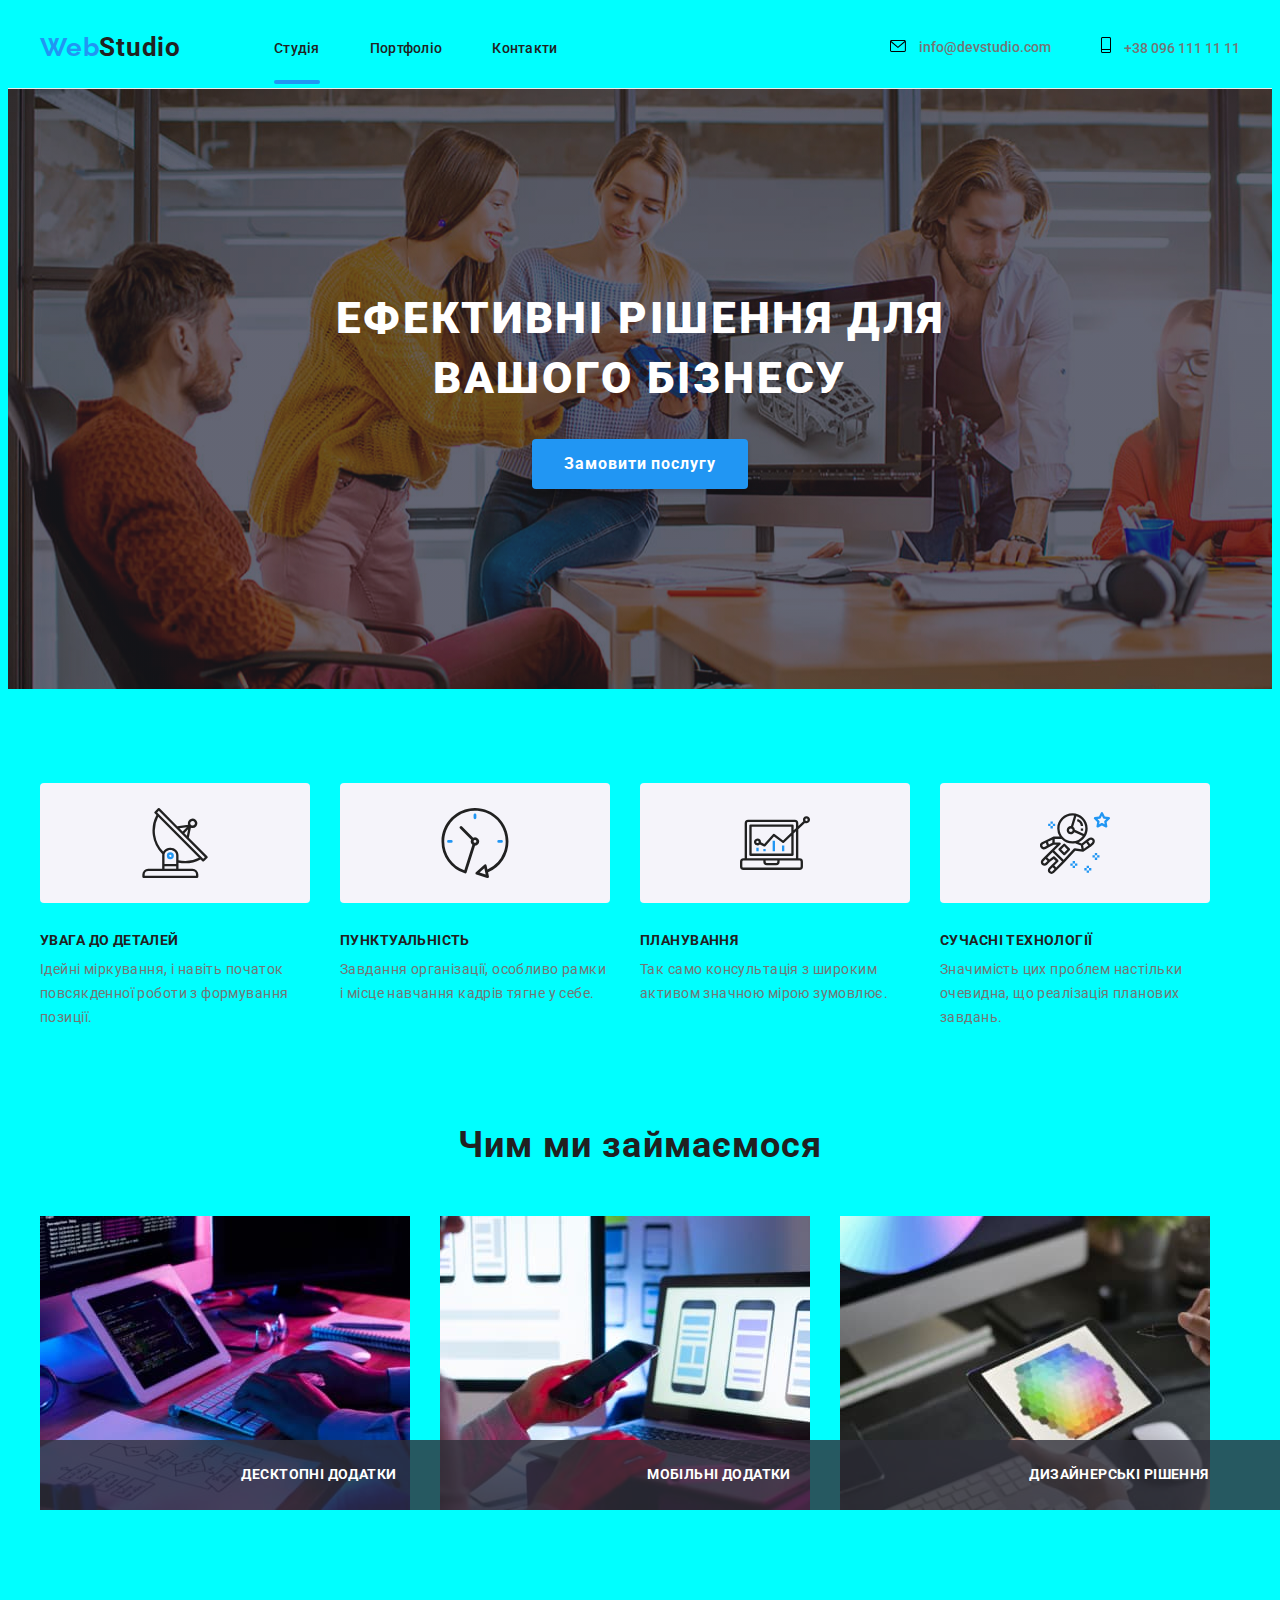
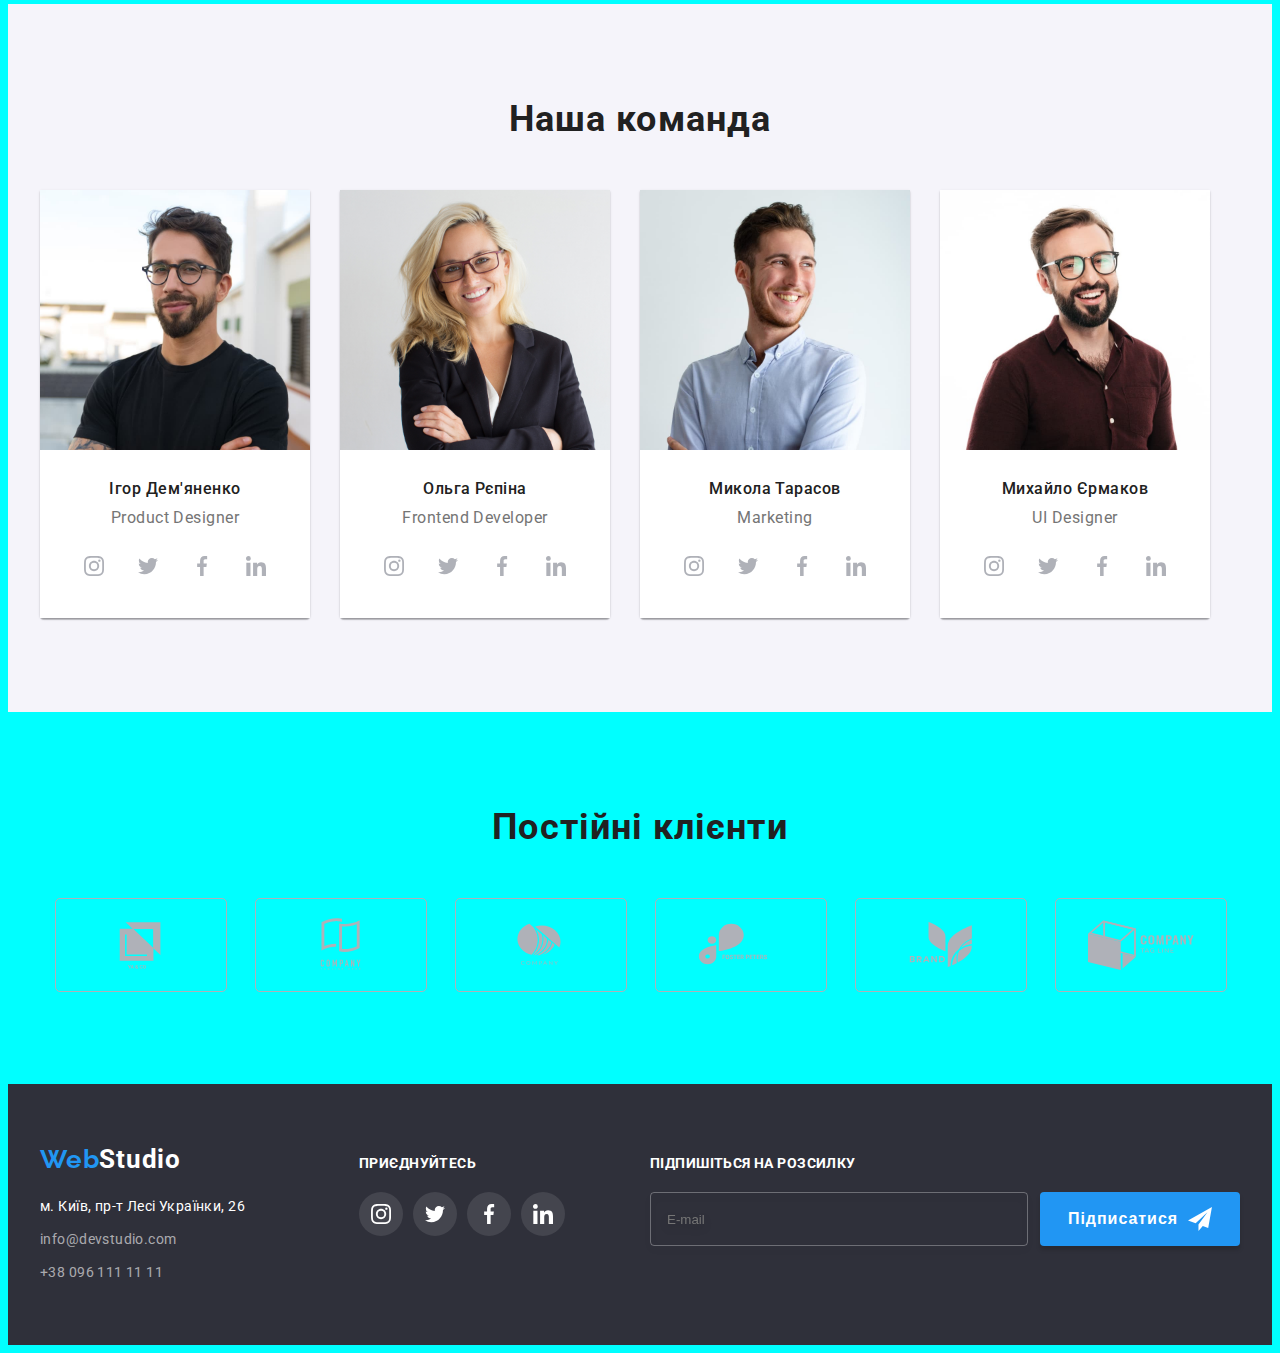
<file: index.html>
<!DOCTYPE html>
<html lang="uk">
<head>
    <meta charset="UTF-8">
    <meta http-equiv="X-UA-Compatible" content="IE=edge">
    <meta name="viewport" content="width=device-width, initial-scale=1.0">
    <title>Студія</title>
    <link rel="preconnect" href="https://fonts.googleapis.com">
    <link rel="preconnect" href="https://fonts.gstatic.com" crossorigin>
    <link href="https://fonts.googleapis.com/css2?family=Raleway:wght@700&family=Roboto:wght@400;500;700;900&display=swap" rel="stylesheet">
    <link rel="stylesheet" href="https://cdnjs.cloudflare.com/ajax/libs/modern-normalize/1.1.0/modern-normalize.min.css" integrity="sha512-wpPYUAdjBVSE4KJnH1VR1HeZfpl1ub8YT/NKx4PuQ5NmX2tKuGu6U/JRp5y+Y8XG2tV+wKQpNHVUX03MfMFn9Q==" crossorigin="anonymous" referrerpolicy="no-referrer" />
    <link rel="stylesheet" href="./css/styles.css">
    <link rel="stylesheet" href="./css/main.min.css">
</head>


    <body>
        <!--site header-->
        <header class="header ">
            <div class="container header-container">
                <a href="" class="logo link"> <span class="logo-web">Web</span>Studio</a>
            
            <nav class="navigation">
                <ul class="list header-list">
                    <li><a class="nav-item current link" href="">Студія</a></li>
                    <li><a class="nav-item  link" href="./portfolio.html">Портфоліо</a></li>
                    <li><a class="nav-item  link" href="">Контакти</a><li>             
                </ul>
            </nav>
    
                <ul class="list header-list">  
                    <li> <a class="contact-item link"  href="mailto:info@devstudio.com"> <svg class="header-icon" width="16" height="12">
                        <use href="./images/icons.svg#icon-envelope"> </use>
                    </svg> info@devstudio.com</a></li>
                    <li> <a class="contact-item link tel-number" href="tel:+380961111111"> <svg class="header-icon" width="10" height="16">
                        <use href="./images/icons.svg#icon-phone"> </use>
                    </svg> +38 096 111 11 11</a></li>
                </ul>
            </div>           
        </header>
    
        <main>
            <section class="hero">
            <div class="container">
                <h1 class="hero-title">Ефективні рішення для вашого бізнесу</h1>
                <button class="hero-btn" type="button" data-modal-open>Замовити послугу</button>
            </div>
            </section>
    
    
        <!-- Переваги -->
    
        <section class="section">
            <div class="container benefits">
            <h2 class="advantage">Переваги</h2>
            <ul class="list benefits-list">
                <li class="benefits-list-item ">
                    <div class="benefits-icon">
                        <svg width="70" height="70">
                            <use href="./images/icons.svg#icon-antenna-bn"> </use>
                        </svg>
                    </div>
                    <h3 class="benefits-item">УВАГА ДО ДЕТАЛЕЙ</h3>
                    <p class="benefits-text">Ідейні міркування, і навіть початок повсякденної роботи з формування позиції.</p>
                </li>
                <li class="benefits-list-item ">
                    <div class="benefits-icon">
                        <svg width="70" height="70">
                            <use href="./images/icons.svg#icon-clock-bn"> </use>
                        </svg>
                    </div>
                    <h3 class="benefits-item">ПУНКТУАЛЬНІСТЬ</h3>
                    <p class="benefits-text"> Завдання організації, особливо рамки і місце навчання кадрів тягне у себе.</p>
                </li>
                <li class="benefits-list-item ">
                    <div class="benefits-icon">
                        <svg width="70" height="70">
                            <use href="./images/icons.svg#icon-diagram-bn"> </use>
                        </svg>
                    </div>
                    <h3 class="benefits-item">ПЛАНУВАННЯ</h3>
                    <p class="benefits-text">Так само консультація з широким активом значною мірою зумовлює.</p>
                </li>
                <li class="benefits-list-item ">
                    <div class="benefits-icon">
                        <svg width="70" height="70">
                            <use href="./images/icons.svg#icon-astronaut-bn"> </use>
                        </svg>
                    </div>
                    <h3 class="benefits-item">СУЧАСНІ ТЕХНОЛОГІЇ</h3>
                    <p class="benefits-text">Значимість цих проблем настільки очевидна, що реалізація планових завдань.</p>
                </li>
            </ul>
        </div> 
        </section>  
    

    
        <section class="work-section section">
            <div class="container">
            <h2 class="title">Чим ми займаємося</h2>
            <ul class="list work-list">
                <li>  <div class="work-item-wrap">   <img src="./images/box.jpg"  alt="Чоловік пише код на планшеті" width="370" >
                    <p class="work-item">Десктопні додатки</p>
                </div></li>
                <li> <div class="work-item-wrap"> <img src="./images/img.jpg" alt="Жінка дивиться на зображення телефону" width="370" >
                <p class="work-item">Мобільні додатки</p> </div> </li>
                <li> <div class="work-item-wrap"> <img src="./images/imge.jpg" alt="Гамма кольорів на планшеті" width="370" >
                <p class="work-item">Дизайнерські рішення</p> </div></li>
            </ul>
        </div>
        </section>

    
        <!-- Команда -->
        <section class="team-section section">
            <div class="container">
            <h2 class="title team-title">Наша команда</h2>
            <ul class="list team-list">
                <li class="team-member">
                    <img src="./images/img1.jpg" alt="Ігор Дем'яненко" width="270" >
                    <div class="team-box">
                        <h3 class="member">Ігор Дем'яненко</h3>
                        <p class="member-position">Product Designer</p>
                        <ul class="team-soc-list">
                            <li class="team-soc-item"> <a class="team-soc-link link"  href="" target="_blank">
                                <svg width="20" height="20">
                                    <use href="./images/icons.svg#icon-instagram"> </use>
                                </svg>
                            </a></li>
                            <li class="team-soc-item"> <a class="team-soc-link link" href="" target="_blank"> <svg width="20" height="20">
                                <use href="./images/icons.svg#icon-twitter"> </use>
                            </svg></a></li>
                            <li class="team-soc-item"> <a class="team-soc-link link" href="" target="_blank"> <svg width="20" height="20">
                                <use href="./images/icons.svg#icon-facebook"> </use>
                            </svg></a></li>
                            <li class="team-soc-item"> <a class="team-soc-link link" href="" target="_blank"> <svg width="20" height="20">
                                <use href="./images/icons.svg#icon-linkedin"> </use>
                            </svg></a></li>
                        </ul>

                    </div>
                </li>
                <li class="team-member">
                    <img src="./images/img3.jpg" alt="Ольга Рєпіна" width="270" >
                    <div class="team-box">
                        <h3 class="member">Ольга Рєпіна</h3>
                        <p class="member-position">Frontend Developer</p>
                        <ul class="team-soc-list">
                            <li class="team-soc-item"> <a class="team-soc-link link"  href="" target="_blank">
                                <svg width="20" height="20">
                                    <use href="./images/icons.svg#icon-instagram"> </use>
                                </svg>
                            </a></li>
                            <li class="team-soc-item"> <a class="team-soc-link link" href="" target="_blank"> <svg width="20" height="20">
                                <use href="./images/icons.svg#icon-twitter"> </use>
                            </svg></a></li>
                            <li class="team-soc-item"> <a class="team-soc-link link" href="" target="_blank"> <svg width="20" height="20">
                                <use href="./images/icons.svg#icon-facebook"> </use>
                            </svg></a></li>
                            <li class="team-soc-item"> <a class="team-soc-link link" href="" target="_blank"> <svg width="20" height="20">
                                <use href="./images/icons.svg#icon-linkedin"> </use>
                            </svg></a></li>
                        </ul>
                    </div>
                </li>
                <li class="team-member">
                    <img src="./images/img2.jpg" alt="Микола Тарасов" width="270" >
                    <div class="team-box">
                        <h3 class="member">Микола Тарасов</h3>
                        <p class="member-position">Marketing</p>
                        <ul class="team-soc-list">
                            <li class="team-soc-item"> <a class="team-soc-link link"  href="" target="_blank">
                                <svg width="20" height="20">
                                    <use href="./images/icons.svg#icon-instagram"> </use>
                                </svg>
                            </a></li>
                            <li class="team-soc-item"> <a class="team-soc-link link" href="" target="_blank"> <svg width="20" height="20">
                                <use href="./images/icons.svg#icon-twitter"> </use>
                            </svg></a></li>
                            <li class="team-soc-item"> <a class="team-soc-link link" href="" target="_blank"> <svg width="20" height="20">
                                <use href="./images/icons.svg#icon-facebook"> </use>
                            </svg></a></li>
                            <li class="team-soc-item"> <a class="team-soc-link link" href="" target="_blank"> <svg width="20" height="20">
                                <use href="./images/icons.svg#icon-linkedin"> </use>
                            </svg></a></li>
                        </ul>
                    </div>
                </li>
                <li class="team-member">
                    <img src="./images/img4.jpg" alt="Михайло Єрмаков" width="270" >
                    <div class="team-box">
                        <h3 class="member">Михайло Єрмаков</h3>
                        <p class="member-position">UI Designer</p>
                        <ul class="team-soc-list">
                            <li class="team-soc-item"> <a class="team-soc-link link"  href="" target="_blank">
                                <svg width="20" height="20">
                                    <use href="./images/icons.svg#icon-instagram"> </use>
                                </svg>
                            </a></li>
                            <li class="team-soc-item"> <a class="team-soc-link link" href="" target="_blank"> <svg width="20" height="20">
                                <use href="./images/icons.svg#icon-twitter"> </use>
                            </svg></a></li>
                            <li class="team-soc-item"> <a class="team-soc-link link" href="" target="_blank"> <svg width="20" height="20">
                                <use href="./images/icons.svg#icon-facebook"> </use>
                            </svg></a></li>
                            <li class="team-soc-item"> <a class="team-soc-link link" href="" target="_blank"> <svg width="20" height="20">
                                <use href="./images/icons.svg#icon-linkedin"> </use>
                            </svg></a></li>
                        </ul>
                    </div>
                </li>
            </ul>
        </div>
        </section>

      <div class="container">
        <section class="section">
            <h2 class="title">Постійні клієнти</h2>
            <ul class="list clients-list">
                <li class="clients-item"> <a class="clients-link link"  href="" target="_blank">
                    <svg width="106" height="60">
                        <use href="./images/icons.svg#icon-ya-co"> </use>
                    </svg>
                </a></li>
                <li class="clients-item"> <a class="clients-link link"  href="" target="_blank">
                    <svg width="106" height="60">
                        <use href="./images/icons.svg#icon-tagline-here"> </use>
                    </svg>
                </a></li>
                <li class="clients-item"> <a class="clients-link link"  href="" target="_blank">
                    <svg width="106" height="60">
                        <use href="./images/icons.svg#icon-company"> </use>
                    </svg>
                </a></li>
                <li class="clients-item"> <a class="clients-link link"  href="" target="_blank">
                    <svg width="106" height="60">
                        <use href="./images/icons.svg#icon-foster-peters"> </use>
                    </svg>
                </a></li>
                <li class="clients-item"> <a class="clients-link link"  href="" target="_blank">
                    <svg width="106" height="60">
                        <use href="./images/icons.svg#icon-brand"> </use>
                    </svg>
                </a></li>
                <li class="clients-item"> <a class="clients-link link"  href="" target="_blank">
                    <svg width="106" height="60">
                        <use href="./images/icons.svg#icon-co-tagline"> </use>
                    </svg>
                </a></li>
            </ul>
        </section>
      </div>
    
        </main>
    
        <!-- Футер -->
    
        <footer class="footer ">
            <div class="container container-footer">
         <div class="">
                <a href="" class="logo logo-foot link"><span class="logo-web" >Web</span>Studio</a>
            
            <address>
                <ul > 
               <li>
                    <a class="address link" href="https://goo.gl/maps/mYLKabc9VfuuvGvg8" target="_blank">м. Київ, пр-т Лесі Українки, 26</a> 
                </li>
                <li>
                    <a class="contact link" href="mailto:info@devstudio.com">info@devstudio.com</a>
                </li>
                <li> 
                    <a class="contact contact-last link" href="tel:+380961111111">+38 096 111 11 11</a>
                </li>
            </ul>
        </address>
        </div>
        <div class="footer-soc-wrap">
            <p class="footer-text"> ПРИЄДНУЙТЕСЬ </p>
            <ul class="list footer-soc-list">
                <li class="footer-soc-item"> <a class="footer-soc-link link" href="" target="_blank"> <svg width="20" height="20">
                    <use href="./images/icons.svg#icon-instagram"> </use>
                </svg></a> </li>
                <li class="footer-soc-item"> <a class="footer-soc-link link" href="" target="_blank"> <svg width="20" height="20">
                    <use href="./images/icons.svg#icon-twitter"> </use>
                </svg></a> </li>
                <li class="footer-soc-item"> <a class="footer-soc-link link" href="" target="_blank"> <svg width="20" height="20">
                    <use href="./images/icons.svg#icon-facebook"> </use>
                </svg></a> </li>
                <li class="footer-soc-item"> <a class="footer-soc-link link" href="" target="_blank"> <svg width="20" height="20">
                    <use href="./images/icons.svg#icon-linkedin"> </use>
                </svg></a> </li>
            </ul>
        </div>
        
            <form class="footer-form">
                <p class="footer-text"> Підпишіться на розсилку</p>
            <div class="input-footer-wrap">
                    <input class="footer-input"
                        type="text" 
                        name="footer-email" 
                        id="footer-email"
                        placeholder="E-mail">
                    <button type="submit" class="footer-btn"> Підписатися
                        <svg class="btn-icon" width="24" height="24">
                            <use href="./images/icons.svg#icon-send"></use>
                        </svg> </button>
            </div>  
            </form>
        
    </div>
        </footer>

        <div class="backdrop is-hidden" data-modal>
            <div class="modal">
                <button class="close-btn" data-modal-close> <svg width="15" height="15"> <use href="./images/icons.svg#icon-closing-btn"></use> </svg></button>
                    <p class="modal-title">
                        Залиште свої дані, ми вам передзвонимо
                    </p>
                    <form action="" class="modal-form">
                     <div class="modal-imput-wraper">
                            <label for="user-name" class="input-lable"> Ім'я </label>
                            <div class="input-wraper">
                                <input 
                                    type="text" 
                                    name="user-name" 
                                    class="modal-input" 
                                    placeholder="" 
                                    required
                                    id="user-name">
                                <svg class="modal-icon" width="18" height="18">
                                    <use href="./images/icons.svg#icon-person"></use>
                                </svg>
                            </div>
                     </div>

                     <div class="modal-imput-wraper">
                        <label for="user-tel" class="input-lable"> Телефон </label>
                        <div class="input-wraper">
                            <input 
                            type="tel" 
                            name="user-tel" 
                            class="modal-input" 
                            placeholder="" 
                            required
                            id="user-tel"
                            title="+380 (96) 111-11-11">
                            <svg class="modal-icon" width="18" height="18">
                                <use href="./images/icons.svg#icon-phone-input"></use>
                            </svg>
                        </div>
                 </div>

                 <div class="modal-imput-wraper">
                    <label for="user-email" class="input-lable"> Пошта </label>
                    <div class="input-wraper">
                        <input 
                        type="email" 
                        name="user-email" 
                        class="modal-input" 
                        placeholder="" 
                        id="user-email"
                        required>
                        <svg class="modal-icon" width="18" height="18">
                            <use href="./images/icons.svg#icon-email-input"></use>
                        </svg>
                    </div>
                 </div>
                

                         <div class="modal-imput-wraper">
                            <label for="user-text" class="input-lable"> Коментар </label>
                            <textarea class="modal-comment"
                                name="user-text" 
                                id="user-text" 
                                placeholder="Введіть текст"></textarea>
                         </div>

                      <div class="modal-field">
                     
                             <input type="checkbox" name="privacy-policy" id="privacy-policy" class="modal-check hidden">
                             <label for="privacy-policy" class="conditions-text"> <span> 
                                <svg class="check-icon" width="16" height="15">
                                    <use href="./images/icons.svg#icon-vector"></use>
                                </svg>
                            </span> 
                            Погоджуюся з розсилкою та приймаю  <a href="" class="conditions">Умови договору</a></label>
                             
                   
                      </div>

                        <button type="submit" class="modal-btn"> Відправити </button>
                    </form>
            </div>
        </div>

    <script src="./js/modal.js"></script>
    
</body>
</html>
</file>
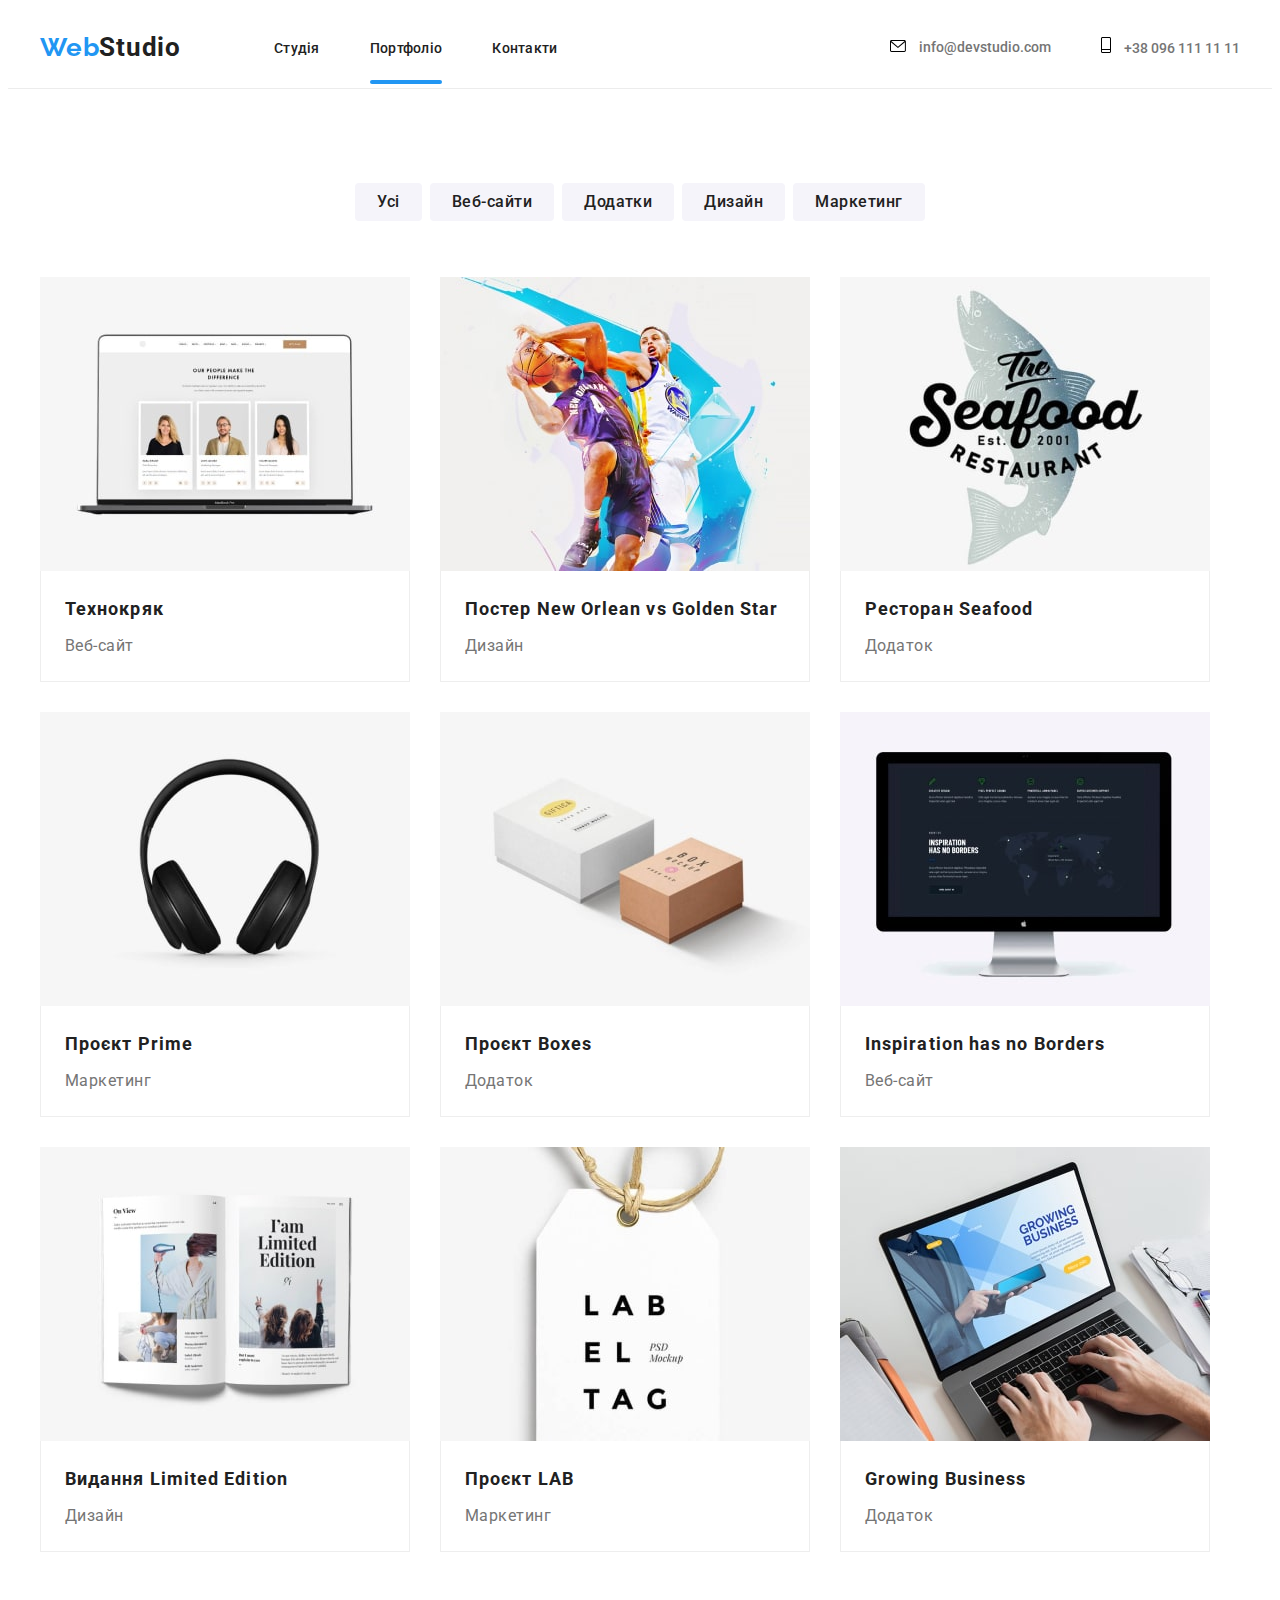
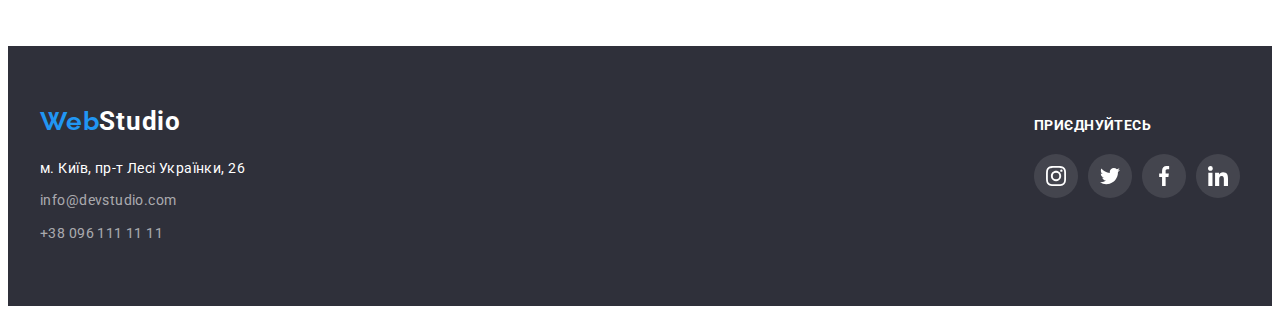
<file: portfolio.html>
<!DOCTYPE html>
<html lang="uk">
<head>
    <meta charset="UTF-8">
    <meta http-equiv="X-UA-Compatible" content="IE=edge">
    <meta name="viewport" content="width=device-width, initial-scale=1.0">
    <title>Портфоліо</title>
    <link rel="preconnect" href="https://fonts.googleapis.com">
    <link rel="preconnect" href="https://fonts.gstatic.com" crossorigin>
    <link href="https://fonts.googleapis.com/css2?family=Raleway:wght@700&family=Roboto:wght@400;500;700;900&display=swap" rel="stylesheet">
    <link rel="stylesheet" href="https://cdnjs.cloudflare.com/ajax/libs/modern-normalize/1.1.0/modern-normalize.min.css" integrity="sha512-wpPYUAdjBVSE4KJnH1VR1HeZfpl1ub8YT/NKx4PuQ5NmX2tKuGu6U/JRp5y+Y8XG2tV+wKQpNHVUX03MfMFn9Q==" crossorigin="anonymous" referrerpolicy="no-referrer" />
    <link rel="stylesheet" href="./css/styles.css">

</head>


<body>
        <!--site header-->
    <header class="header">
        <div class="container header-container">
            <a href="" class="logo link"> <span class="logo-web">Web</span>Studio</a>
        
        <nav class="navigation">
            <ul class="list header-list">
                <li><a class="nav-item  link" href="./index.html">Студія</a></li>
                <li><a class="nav-item current link" href="./portfolio.html">Портфоліо</a></li>
                <li><a class="nav-item  link" href="">Контакти</a></li>             
            </ul>
        </nav>

            <ul class="list header-list">  
                <li> <a class="contact-item link"  href="mailto:info@devstudio.com"> <svg class="header-icon" width="16" height="12">
                    <use href="./images/icons.svg#icon-envelope"> </use>
                </svg> info@devstudio.com</a></li>
                <li> <a class="contact-item link tel-number" href="tel:+380961111111"> <svg class="header-icon" width="10" height="16">
                    <use href="./images/icons.svg#icon-phone"> </use>
                </svg> +38 096 111 11 11</a></li>
            </ul>
        </div>
    </header>


    <main>

        <section class="section">
            <div class="container">
            <h1 class="portfolio-header">Наші роботи</h1>
            <ul class="filter list">
                <li> <button class="filter-item" type="button">Усі</button></li>
                <li> <button class="filter-item" type="button">Веб-сайти</button></li>
                <li> <button class="filter-item" type="button">Додатки</button></li>
                <li> <button class="filter-item" type="button">Дизайн</button></li>
                <li> <button class="filter-item" type="button">Маркетинг</button></li>
            </ul>

            <ul class="list menu-list">
                <li class="menu-list-item">
                    <a href="" class="link">
                    <div class="prject-top-wrap">
                        <img src="./images/tech.jpg" alt="Зображення членів команди" width="370" >
                        <p class="project-top-text"> Ресурс пропонує комплексні пропозиції з різним рівнем функціоналу та сервісів. Все це дозволить відвідувачу отримати вичерпні відомості про компанію чи приватну особу. </p>
                    </div>
                    <div class="menu-list-box"> 
                        <h2 class="header-item">Технокряк</h2>
                        <p class="text-item">Веб-сайт</p>
                    </div>
                    </a>
                </li>
                <li class="menu-list-item">
                    <a href="" class="link">
                        <div class="prject-top-wrap">
                    <img src="./images/neworlean.jpg" alt="Баскетбол" width="370" height="294" width="370" >
                    <p class="project-top-text"> Ресурс пропонує комплексні пропозиції з різним рівнем функціоналу та сервісів. Все це дозволить відвідувачу отримати вичерпні відомості про компанію чи приватну особу. </p>
                </div>
                    <div class="menu-list-box"> 
                        <h2 class="header-item">Постер New Orlean vs Golden Star</h2>
                        <p class="text-item">Дизайн</p>
                    </div>
                    </a>
                </li>
                 <li class="menu-list-item">
                    <a href="" class="link">
                        <div class="prject-top-wrap">
                    <img src="./images/seafood.jpg" alt="Ресторан лого" width="370" >
                    <p class="project-top-text"> Ресурс пропонує комплексні пропозиції з різним рівнем функціоналу та сервісів. Все це дозволить відвідувачу отримати вичерпні відомості про компанію чи приватну особу. </p>
                </div>
                    <div class="menu-list-box"> 
                        <h2 class="header-item">Ресторан Seafood</h2>
                        <p class="text-item">Додаток</p>
                    </div>
                    </a>
                </li>
                <li class="menu-list-item">
                    <a href="" class="link">
                        <div class="prject-top-wrap">
                    <img src="./images/prime.jpg" alt="Навушники" width="370" >
                    <p class="project-top-text"> Ресурс пропонує комплексні пропозиції з різним рівнем функціоналу та сервісів. Все це дозволить відвідувачу отримати вичерпні відомості про компанію чи приватну особу. </p>
                </div>
                    <div class="menu-list-box"> 
                        <h2 class="header-item">Проєкт Prime</h2>
                        <p class="text-item">Маркетинг</p>
                    </div>
                    </a>
                </li>
                <li class="menu-list-item">
                    <a href="" class="link">
                        <div class="prject-top-wrap">
                    <img src="./images/boxes.jpg" alt="Коробки" width="370" >
                    <p class="project-top-text"> Ресурс пропонує комплексні пропозиції з різним рівнем функціоналу та сервісів. Все це дозволить відвідувачу отримати вичерпні відомості про компанію чи приватну особу. </p>
                </div>
                    <div class="menu-list-box"> 
                        <h2 class="header-item">Проєкт Boxes</h2>
                        <p class="text-item">Додаток</p>
                    </div>
                    </a>
                </li>
                <li class="menu-list-item">
                    <a href="" class="link">
                        <div class="prject-top-wrap">
                    <img src="./images/inspiration.jpg" alt="Зображення на екрані компютера" width="370" >
                    <p class="project-top-text"> Ресурс пропонує комплексні пропозиції з різним рівнем функціоналу та сервісів. Все це дозволить відвідувачу отримати вичерпні відомості про компанію чи приватну особу. </p>
                </div>
                    <div class="menu-list-box">
                         <h2 class="header-item">Inspiration has no Borders</h2>
                         <p class="text-item">Веб-сайт</p>
                     </div>
                    </a>
                </li>
                <li class="menu-list-item">
                    <a href="" class="link">
                        <div class="prject-top-wrap">
                    <img src="./images/limed.jpg" alt="Забраження в книзі" width="370" >
                    <p class="project-top-text"> Ресурс пропонує комплексні пропозиції з різним рівнем функціоналу та сервісів. Все це дозволить відвідувачу отримати вичерпні відомості про компанію чи приватну особу. </p>
                </div>
                    <div class="menu-list-box">
                        <h2 class="header-item">Видання Limited Edition</h2>
                        <p class="text-item">Дизайн</p>
                    </div>
                    </a>
                </li>
                <li class="menu-list-item">
                    <a href="" class="link">
                        <div class="prject-top-wrap">
                    <img src="./images/lab.jpg" alt="Бірка" width="370">
                    <p class="project-top-text"> Ресурс пропонує комплексні пропозиції з різним рівнем функціоналу та сервісів. Все це дозволить відвідувачу отримати вичерпні відомості про компанію чи приватну особу. </p>
                </div>
                    <div class="menu-list-box">
                        <h2 class="header-item">Проєкт LAB</h2>
                        <p class="text-item">Маркетинг</p>
                    </div>
                    </a>
                </li>
                <li class="menu-list-item">
                    <a href="" class="link">
                        <div class="prject-top-wrap">
                    <img src="./images/growbus.jpg" alt="Лептоп" width="370">
                    <p class="project-top-text"> Ресурс пропонує комплексні пропозиції з різним рівнем функціоналу та сервісів. Все це дозволить відвідувачу отримати вичерпні відомості про компанію чи приватну особу. </p>
                </div>
                    <div class="menu-list-box">
                        <h2 class="header-item">Growing Business</h2>
                        <p class="text-item">Додаток</p>
                    </div>
                    </a>
                </li>
            </ul>
        </div>
        </section>

        
   
    </main>

     <!-- Футер -->
 
     <footer class="footer ">
        <div class="container container-footer">
     <div class="">
            <a href="" class="logo logo-foot link"><span class="logo-web" >Web</span>Studio</a>
        
        <address>
            <ul > 
           <li>
                <a class="address link" href="https://goo.gl/maps/mYLKabc9VfuuvGvg8" target="_blank">м. Київ, пр-т Лесі Українки, 26</a> 
            </li>
            <li>
                <a class="contact link" href="mailto:info@devstudio.com">info@devstudio.com</a>
            </li>
            <li> 
                <a class="contact contact-last link" href="tel:+380961111111">+38 096 111 11 11</a>
            </li>
        </ul>
    </address>
    </div>
    <div class="">
        <p class="footer-text"> ПРИЄДНУЙТЕСЬ </p>
        <ul class="list footer-soc-list">
            <li class="footer-soc-item"> <a class="footer-soc-link link" href="" target="_blank"> <svg width="20" height="20">
                <use href="./images/icons.svg#icon-instagram"> </use>
            </svg></a> </li>
            <li class="footer-soc-item"> <a class="footer-soc-link link" href="" target="_blank"> <svg width="20" height="20">
                <use href="./images/icons.svg#icon-twitter"> </use>
            </svg></a> </li>
            <li class="footer-soc-item"> <a class="footer-soc-link link" href="" target="_blank"> <svg width="20" height="20">
                <use href="./images/icons.svg#icon-facebook"> </use>
            </svg></a> </li>
            <li class="footer-soc-item"> <a class="footer-soc-link link" href="" target="_blank"> <svg width="20" height="20">
                <use href="./images/icons.svg#icon-linkedin"> </use>
            </svg></a> </li>
        </ul>
    </div>
</div>
    </footer>


</body>
</div>
</html>
</file>
<file: css/styles.css>
:root{
    --text-title-color: #212121;;
    --text-color: #757575;;
    --accent-color: #2196F3;
    --white-color: #FFFFFF;
    --contacts-color:  rgba(255, 255, 255, 0.6);
    --cubic: cubic-bezier(0.4, 0, 0.2, 1);
}

h1,h2,h3,h3,h5,h6,p {
    margin: 0;
}

ul {
    list-style: none;
    margin: 0;
    padding: 0;
}

img {
    display: block;
}

button {
    cursor: pointer;
}

body {
    font-family: 'Roboto', sans-serif;
    color: var(--text-title-color);
}

.section{
    padding-top: 94px;
    padding-bottom: 94px;
 }

.container {
    width: 1200px;
    padding-left: 15px;
    padding-right: 15px;
    margin: 0 auto;
    /* outline: 2px solid crimson;   */
}

.header {
    padding-top: 24px;
    padding-bottom: 25px;
}


.link {
    text-decoration: none;
}

.list {
    list-style: none;
}

.hidden {
    border: 0;
    clip: rect(1px, 1px, 1px, 1px);
    clip-path: inset(50%);
    height: 1px;
    margin: -1px;
    overflow: hidden;
    padding: 0;
    position: absolute;
    width: 1px;
    word-wrap: normal !important;
}
/* ----------------HEADER--------------- */
.header {
    border-bottom: 1px solid #ECECEC;
}

.header-container {
    display: flex;
    align-items: center;
}

.header-list {
    display: flex;
    gap: 50px;
}

.navigation{
    margin-right: auto;
    display: flex;

}

.logo {
    font-weight: 700;
    font-size: 26px;
    line-height: 1.19;
    letter-spacing: 0.03em;
    color: inherit;
    margin-right: 93px;
}

.logo-web {
    font-family: 'Raleway';
    color: var(--accent-color);
}

.nav-item {
    font-weight: 500;
    font-size: 14px;
    line-height: 1.14;
    letter-spacing: 0.02em;
    color: var(--text-title-color);
    transition: color 250ms var(--cubic);
    position: relative;
   
}

.nav-item:hover, .nav-item:focus,
.contact-item:hover, .contact-item:focus,
.header-icon:hover, .header-icon:focus
 {
    fill: var(--accent-color);
    color: var(--accent-color);
    
}
.nav-item.current::after {
    content: "";
    display: block;
    width: 100%;
    background-color: var(--accent-color);
    height: 4px;
    border-radius: 2px;
    position: absolute;
    bottom: 0;
    /* opacity: 0; */
}

.nav-item.current::after {
    content: "";
    display: block;
    width: 100%;
    background-color: var(--accent-color);
    height: 4px;
    border-radius: 2px;
    position: absolute;
    bottom: -28px;
    opacity: 1;
}

.contact-item {
    font-weight: 500;
    font-size: 14px; 
    color: var(--text-color);

    transition: color 250ms var(--cubic);
}

.tel-number{
    margin-right: auto;

}

.header-icon {
    color: var(--text-title-color);
    margin-right: 10px;  
    transition: fill 250ms var(--cubic);
}
 

/* ------------------HERO------------------ */

.hero {
    background-image:linear-gradient(rgba(47, 48, 58, 0.4), rgba(47, 48, 58, 0.4)), url(../images/background.jpg);
    /* padding: 272px 100px 208px 100px; */
    flex-grow: 1;
    max-width: 1600px;
    margin: 0 auto;
}

.hero {
    background-color: #2F303A;
    padding-top: 200px;
    padding-bottom: 200px;
    text-align: center;
  
 
    
}

.hero-title {
    font-weight: 900;
    font-size: 44px;
    line-height: 1.36;
    letter-spacing: 0.06em;
    text-transform: uppercase;
    color: var(--white-color);
    margin-bottom: 30px;
    max-width: 696px;
    margin: 0 auto;
    margin-bottom: 30px;

}

.hero-btn {
    font-family: inherit;
    background: var(--accent-color);
    box-shadow: 0px 4px 4px rgba(0, 0, 0, 0.15);
    border-radius: 4px;
    font-weight: 700;
    font-size: 16px;
    line-height: 1.87;
    letter-spacing: 0.06em;
    color: var(--white-color);
    padding: 10px 32px;
    border: none;
    transition: background-color 250ms var(--cubic);
}

.hero-btn:hover {
    background-color: #188CE8;
}

.backdrop {
    position: fixed;
    top: 0;
    left: 0;
    width: 100%;
    height: 100%;
    background-color: rgba(0, 0, 0, 0.2);
    transition: opacity 250ms linear, visibility 250ms cubic-bezier(0.4, 0, 0.2, 1);
    z-index:1
   
}

.backdrop.is-hidden {
    visibility: hidden;
    opacity: 0;
    pointer-events: none;
}

.modal {
    width: 528px;
    min-height: 581px;
    background-color: var(--white-color);
    box-shadow: 0px 1px 3px rgba(0, 0, 0, 0.12), 0px 1px 1px rgba(0, 0, 0, 0.14), 0px 2px 1px rgba(0, 0, 0, 0.2);
    border-radius: 4px;
    position: absolute;
    top: 50%;
    left: 50%;
    transform: translate(-50%, -50%);
    transition: transform 400ms var(--cubic);

    padding: 40px;
}

.modal-form {
    display: flex;
    flex-direction: column;
    
}
.modal-title {
    font-weight: 700;
    font-size: 20px;
    line-height: 1.15;
    letter-spacing: 0.03em;
    margin-bottom: 12px;
    text-align: center;
}

.modal-imput-wraper {
    margin-bottom: 10px
}

.modal-input {
    max-width: 448px;
    width: 100%;
    height: 40px;
    padding-left: 42px;
   
    border: 1px solid rgba(33, 33, 33, 0.2);
    border-radius: 4px;

    outline: none;
  
}

.modal-input:focus  {
    border-color: var(--accent-color);
    /* outline: 1px solid #188CE8; */
    
}

.modal-input:focus + .modal-icon {
    fill: var(--accent-color);
}




/* .modal-input:not(:focus):not(:placeholder-shown):valid {
    background-color: rgb(69, 180, 69, 0.276);
}

.modal-input:not(:focus):not(:placeholder-shown):invalid {
    background-color: rgb(165, 77, 77, 0.276);
} */

.input-lable {
    font-size: 12px;
    line-height: 14px;
    letter-spacing: 0.01em;
    color: var(--text-color);
    outline: none;
    margin-bottom: 4px;
    display: inline-block;

}



.modal-icon {
    position: absolute;
    left: 12px;
    top: 50%;
    transform: translateY(-50%);
}

.input-wraper {
    position: relative;
    
}

.conditions-text span {
    width: 16px;
    height: 15px;
    border: 2px solid var(--text-title-color);
    margin-right: 7px;
    align-items: center;
    border-radius: 3px;
    fill: transparent;
    display: flex;

}

.modal-check:checked + .conditions-text span {
    background-color: var(--accent-color);
    border: none;
    fill: var(--white-color);
}

.conditions-text {
    display: block;
    font-size: 14px;
    line-height: 24px;
    letter-spacing: 0.03em;
    color: var(--text-color);
    margin-bottom: 30px;
    display: flex;
    align-items: center;

}

.conditions {
    font-size: 14px;
    line-height: 24px;
    letter-spacing: 0.03em;
    text-decoration-line: underline;
    color: var(--accent-color);
    position: relative;
    text-decoration: none;
    margin-left: 5px;
}

.conditions::after {
    content: "";
    display: block;
    width: 100%;
    background-color: var(--accent-color);
    height: 1px;
    border-radius: 0.1px;
    position: absolute;
    bottom: 1px;
    right: 0;
}
.modal-field {
display: flex;
justify-content: center;
}

.modal-btn {
    padding: 10px 52px;
    background: var(--accent-color);
    border-radius: 4px;
    border: none;
    font-weight: 700;
    color: var(--white-color);
    letter-spacing: 0.06em;
    width: 200px;
    display: inline-block; 
    margin: 0 auto;
    text-align: center;
    height: 50px;
    box-shadow: 0px 4px 4px rgba(0, 0, 0, 0.15);
    transition: background-color 250ms var(--cubic);
}

.modal-btn:hover,
.modal-btn:focus {
    background-color: #188CE8;
}


.modal-comment {
    width: 100%;
    height: 120px;
    border: 1px solid rgba(33, 33, 33, 0.2);
    border-radius: 4px;
    resize: none;
    margin-bottom: 18px;
    padding: 12px 16px;
    max-width: 448px;
    outline: none;
    font-size: 12px;
    line-height: 14px;
    letter-spacing: 0.01em;

    color: rgba(117, 117, 117, 0.5);

}

.modal-comment:focus  {
    border-color: var(--accent-color);
    
    /* outline: 1px solid #188CE8; */
    
}



.backdrop.is-hidden .modal {
    transform: translate(-50%, -50%) matrix(1, 2, 3, 4, 5, 6);
}

.close-btn {
    fill: #000;
    width: 30px;
    height: 30px;
    background-color: #FFFFFF;
    border: 1px solid rgba(0, 0, 0, 0.1);
    border-radius: 15px;
    position: absolute;
    top: 2px;
    right: 2px;
    display: flex;
    align-items: center;
    justify-content: center;

}

.close-btn:hover,
.close-btn:focus {
    fill: var(--accent-color);
}

/* -----------------------ADVANTAGES------------------------ */

.advantage, .portfolio-header {
    display:none; 
}

.benefits-list-item {
    width: 270px;
}



.benefits-icon{
    width: 270px;
    height: 120px;
    background-color: #F5F4FA;
    margin-bottom: 30px;
    display: flex;
    align-items: center;
    justify-content: center;
    border-radius: 4px;
}


.benefits-list, .work-list, .team-list {
    display: flex;
    gap: 30px;

}


.benefits-item {
    font-weight: 700;
    font-size: 14px;
    line-height: 1.14;
    letter-spacing: 0.03em;
    text-transform: uppercase;
    color: var(--text-title-color);
    margin-bottom: 10px;
    /* width: calc((100% - 90px) / 4); 
    width: 270px; */
}

.benefits-text {
    font-size: 14px;
    line-height: 1.71;
    letter-spacing: 0.03em;
    color: var(--text-color);
    /* width: calc((100% - 90px) / 4); 
    width: 270px; */
    margin: 0;

}


/* ------------WHAT-WE-DO------TEAM------------ */
.title {
    font-weight: 700;
    font-size: 36px;
    line-height: 1.17;
    text-align: center;
    letter-spacing: 0.03em;
    color: var(--text-title-color);
    margin-bottom: 50px;

}

.work-section .team-section{
    text-align: center;
 }

 /* .work-list { 
    position: relative;
 } */

 .work-item-wrap {
    position: relative;
 }
 .work-item {
    font-weight: 700;
    font-size: 14px;
    line-height: 1.14;
    text-align: center;


    letter-spacing: 0.03em;
    text-transform: uppercase;
    color: var(--white-color);

    background: rgba(47, 48, 58, 0.8);
    padding: 27px 94px;
    position: absolute;
    bottom: 0;
    width: 100%;


/* 
    width: 370px;
    height: 70px;
    left: 215px;
    top: 1432px;
    border: crimson;
    background: rgba(47, 48, 58, 0.8); */

 }

.member {
    font-weight: 500;
    font-size: 16px;
    line-height: 1.18;  
    text-align: center;
    letter-spacing: 0.03em;   
    color: var(--text-title-color);
    margin-bottom: 10px;
}

.member-position {
    font-size: 16px;
    line-height: 1.18;
    text-align: center;
    letter-spacing: 0.03em;
    color: var(--text-color);
    margin-bottom: 16px;

}

.team-box {
    background-color: var(--white-color);
    padding-top: 30px;
    padding-bottom: 30px;

}

.team-section{
    background: #F5F4FA;
}

.team-member {
    width: calc((100%-90px) / 4);
    box-shadow: 0px 1px 3px rgba(0, 0, 0, 0.12), 0px 1px 1px rgba(0, 0, 0, 0.14), 0px 2px 1px rgba(0, 0, 0, 0.2);
    border-radius: 0px 0px 4px 4px;
}

.team-soc-list {
    display: flex;
    justify-content: center;
    gap: 10px;
}

.team-soc-item {
    width: 44px;
    height: 44px;
}

.team-soc-link {
    display: block;
    width: 100%;
    height: 100%;
    
    border-radius: 50%;
    display: flex;
    align-items: center;
    justify-content: center;

    transition: background-color 250ms var(--cubic), fill 250ms var(--cubic);
    

}

.team-soc-link {
    fill: #AFB1B8;
}

.team-soc-link:hover,
.team-soc-link:focus {
    background-color: var(--accent-color);
    fill: var(--white-color);
}

/* .team-soc-link:hover,
.team-soc-link:focus .team-soc-item {
    fill: var(--white-color);
} */


/* ---------------------CLIENTS--------------- */

.clients-list {
    display: flex;
    justify-content: center;
    gap: 30px;
}

.clients-item {
    width: 170px;
    height: 92px;
}

.clients-link {
    display: block;
    width: 100%;
    height: 100%;
    border: solid 1px #AFB1B8;
    border-radius: 5px;
    display: flex;
    align-items: center;
    justify-content: center;
    fill: #AFB1B8;

    transition: background-color 250ms var(--cubic), fill 250ms var(--cubic);

}

.clients-link:hover,
.clients-link:focus {
    border-color: var(--accent-color);
    fill: var(--accent-color);
    
}

/* .clients-link:hover,
.clients-link:focus .clients-item {
    fill:  var(--accent-color);
} */

/* ---------------FOOTER----------------- */
.footer {
    background-color: #2F303A;
    padding-top: 60px;
    padding-bottom: 60px;
    
    
}

.container-footer {
    display: flex;
    justify-content: space-between;
    align-items: baseline;
}



.logo-foot {
    color: var(--white-color);
    display: block;
    margin-bottom: 20px;

    
}
.address {
    font-style:normal;
    font-size: 14px;
    line-height: 1.71;
    letter-spacing: 0.03em;
    color: var(--white-color);
    display: block;
    margin-bottom: 9px;
    
}
.contact {
    font-style:normal;
    font-size: 14px;
    line-height: 1.71;
    letter-spacing: 0.03em;
    color: var(--contacts-color);
    display: block;
    margin-bottom: 9px;
}

.contact-last {
    margin-bottom: 0;
}


.footer-text {
    font-weight: 700;
    font-size: 14px;
    line-height: 1.14;
    letter-spacing: 0.03em;
    color: var(--white-color);
    margin-bottom: 20px;
    text-transform: uppercase;
}

.footer-soc-list {
    display: flex;
    justify-content: flex-start;
    align-items: flex-start;
    gap: 10px;
}

.footer-soc-item {
    width: 44px;
    height: 44px;
}

.footer-soc-link {
    display: block;
    width: 100%;
    height: 100%;
    background: rgba(255, 255, 255, 0.1);
    border-radius: 50%;
    display: flex;
    align-items: center;
    justify-content: center;
    transition: background-color 250ms var(--cubic);
}

.footer-soc-link {
    fill: var(--white-color);
}

.footer-soc-link:hover,
.footer-soc-link:focus {
    background-color: var(--accent-color);
}

.footer-input {
    border: 1px solid rgba(255, 255, 255, 0.3);
    filter: drop-shadow(0px 4px 4px rgba(0, 0, 0, 0.15));
    border-radius: 4px;
    background: transparent;
    width: 358px;
    height: 50px;
    padding-left: 16px;
    outline: none;
    color: var(--white-color);

    }

    .footer-input:focus {
        border-color: var(--accent-color);
    }

.footer-btn {
    font-weight: 700;
    font-size: 16px;
    line-height: 1.86;
    display: flex;
    align-items: center;
    text-align: center;
    letter-spacing: 0.06em;
    color: var(--white-color);
    background-color: var(--accent-color);
    border: none;
    box-shadow: 0px 4px 4px rgba(0, 0, 0, 0.15);
    border-radius: 4px;
    padding: 10px 28px;
    position: relative;
    width: 200px;
    transition: background-color 250ms var(--cubic);

}

.footer-btn:hover {
    background-color: #188CE8
}


.btn-icon {
    fill: var(--white-color);
    margin-left: 10px;
}

.input-footer-wrap {
    display: flex;
    gap: 12px;
}

/* ----------------PORTFOLIO------------- */
.filter {
    margin-bottom: 56px;
    display: flex;
    gap: 8px;
    justify-content: center;
}


.filter-item {
    font-family: inherit;
    font-weight: 500;
    font-size: 16px;
    line-height: 1.62;
    text-align: center;
    letter-spacing: 0.03em;
    color: var(--text-title-color);
    background-color: #F5F4FA; 
    border-radius: 4px;
    padding: 6px 22px;
    border: none;
    transition: background-color 250ms var(--cubic), color 250ms var(--cubic);

}

.filter-item:hover,
.filter-item:focus {
    color: var(--white-color);
    background: var(--accent-color);
    cursor: pointer;
    box-shadow: 0px 3px 1px rgba(0, 0, 0, 0.1), 0px 1px 2px rgba(0, 0, 0, 0.08), 0px 2px 2px rgba(0, 0, 0, 0.12);
    
}

.header-item {
    font-weight: 700;
    font-size: 18px;
    line-height: 2;
    letter-spacing: 0.06em;
    color: var(--text-title-color);
    margin-bottom: 4px;

}

.text-item {
    font-size: 16px;
    line-height: 1.87;
    letter-spacing: 0.03em;
    color: var(--text-color);
}

.menu-list {
    display: flex;
    gap: 30px;
    flex-wrap: wrap;
}

.menu-list-item {
    transition: box-shadow 250ms var(--cubic);
}

.menu-list-box {
    border-left: 1px solid #EEEEEE;
    border-right: 1px solid #EEEEEE;
    border-bottom: 1px solid  #EEEEEE;
    padding: 20px 24px;
    
}

.menu-list-item:hover, .menu-list-item:focus {
    box-shadow: 0px 1px 1px rgba(0, 0, 0, 0.12), 0px 4px 4px rgba(0, 0, 0, 0.06), 1px 4px 6px rgba(0, 0, 0, 0.16);
    /* transform: translateY(0); */
}

.menu-list-item:hover .project-top-text {
    transform: translateY(0);
}

.work-section {
    padding-top: 0;
}
.prject-top-wrap{
    position: relative;
    overflow: hidden;
}

.project-top-text {
    position: absolute;
    font-weight: 400;
    font-size: 18px;
    line-height: 28px;
    letter-spacing: 0.03em;
    color: #FFFFFF;
    background: rgba(33, 150, 243, 0.9);
    padding: 63px 24px;
    top: 0;
    transform: translateY(101%);
    overflow: hidden;
    transition: transform 250ms var(--cubic);
}
</file>
<file: css/main.min.css>
body{background-color:aqua}/*# sourceMappingURL=main.min.css.map */
</file>
